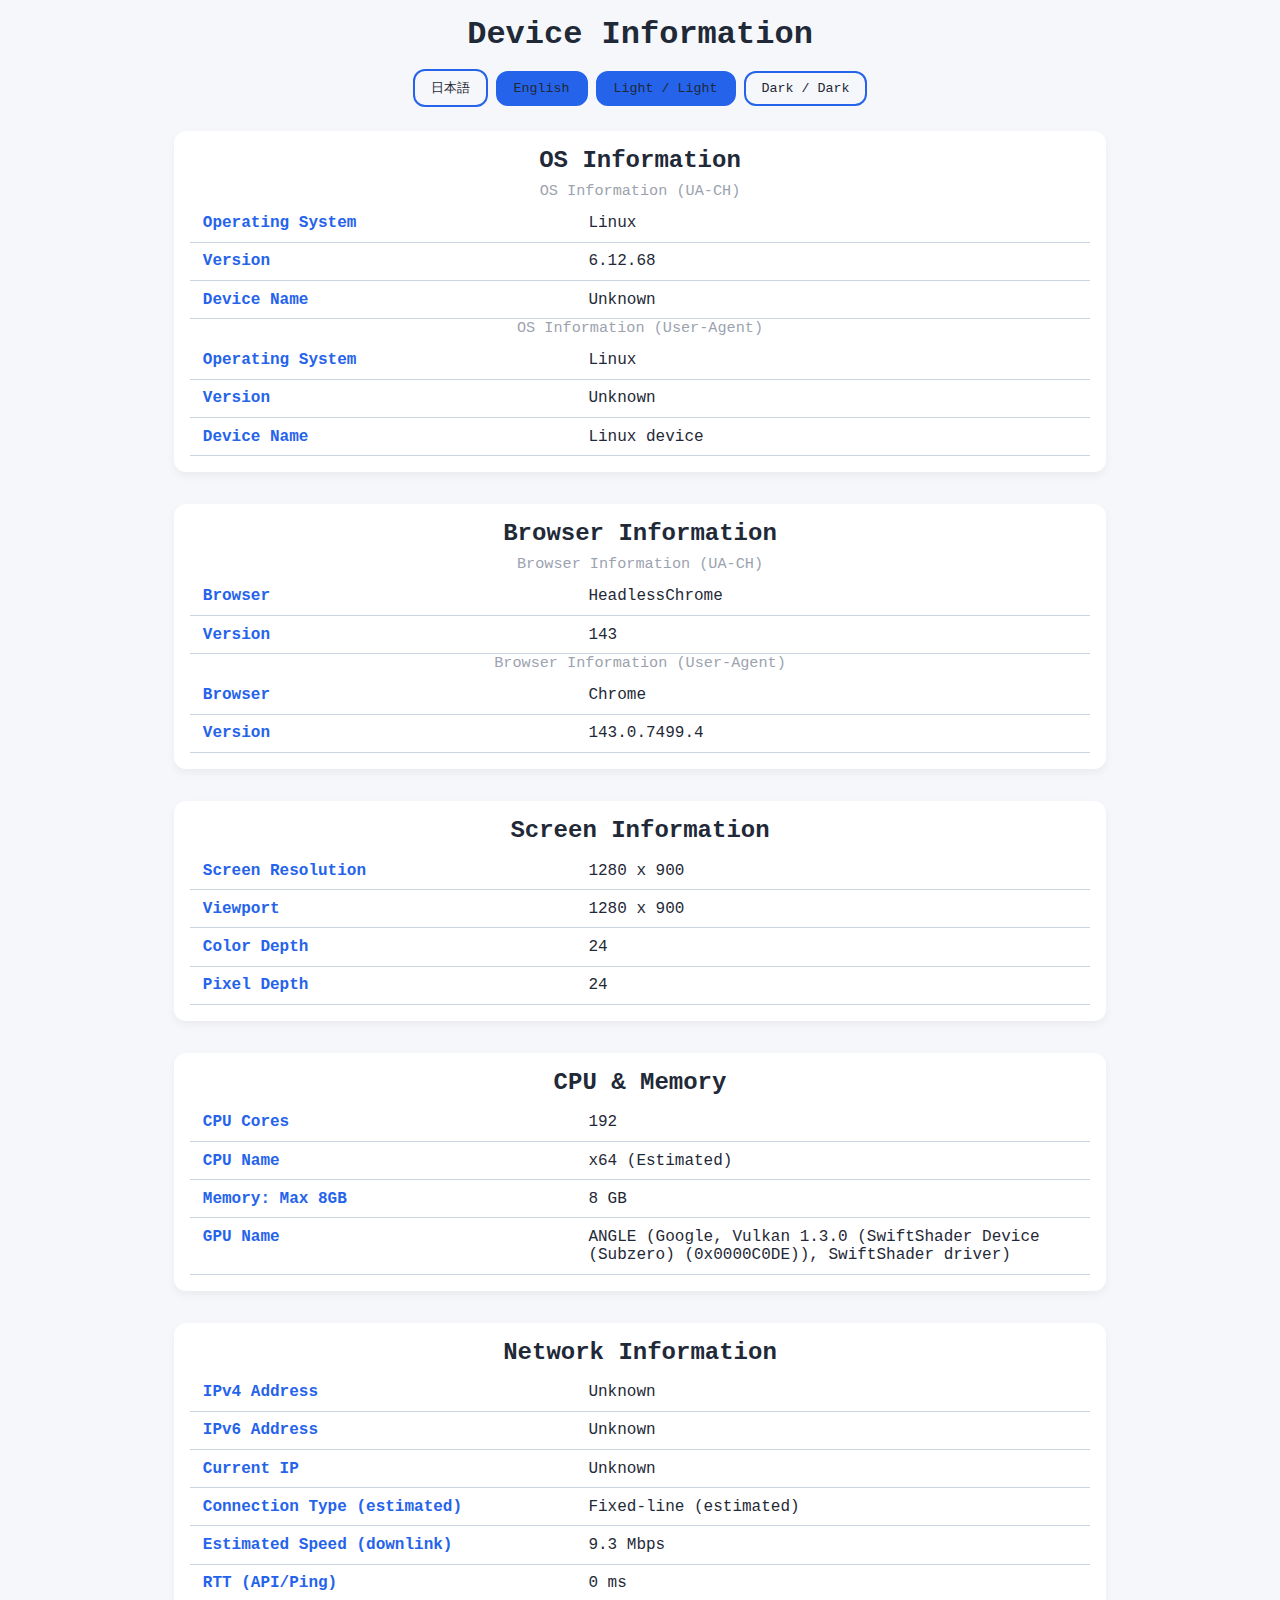
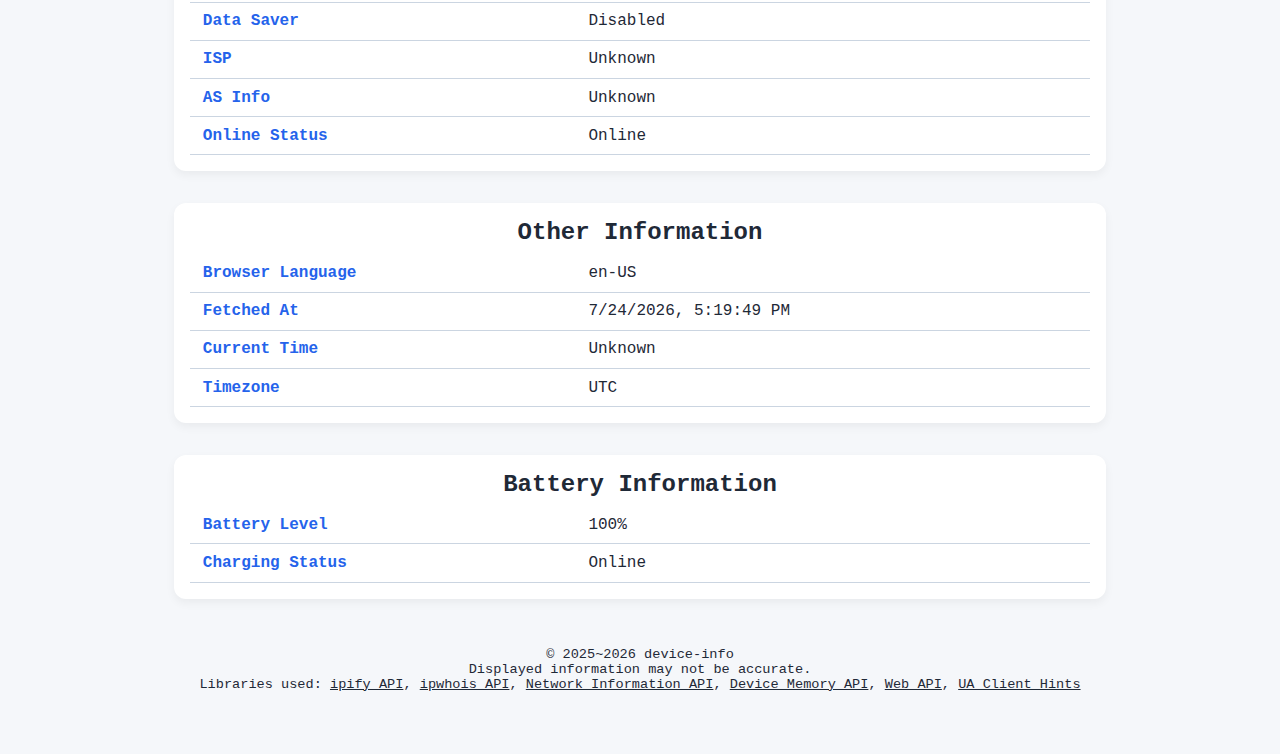
<file: index.html>
<!DOCTYPE html>
<html lang="ja">
<head>
  <meta charset="UTF-8" />
  <meta name="viewport" content="width=device-width, initial-scale=1" />
  <title>Device-info</title>

  <meta name="description" content="Device-info ページ。端末情報をブラウザから取得して表示します。">
  <meta property="og:title" content="Device-info">
  <meta property="og:description" content="Device-info ページ。端末情報をブラウザから取得して表示します。">
  <meta property="og:type" content="website">
  <meta property="og:url" content="https://device-info.hamusata.f5.si">
  <meta property="og:image" content="icon_500_500.webp">
  <meta name="twitter:card" content="summary_large_image">
  <meta name="twitter:title" content="Device-info">
  <meta name="twitter:description" content="Device-info ページ。端末情報をブラウザから取得して表示します。">
  <meta name="twitter:image" content="icon_500_500.webp">

  <link id="favicon" rel="icon" type="image/png" href="icon-dark.png">
  <link id="favicon-light" rel="icon" type="image/png" href="icon-light.png" media="(prefers-color-scheme: light)">

  <link rel="stylesheet" href="style.css">
</head>
<body>
  <h1 id="title">Device-info</h1>

  <div class="controls" role="group" aria-label="Language and Mode Switch">
    <button id="btn-ja" class="active" aria-pressed="true" type="button">日本語</button>
    <button id="btn-en" aria-pressed="false" type="button">English</button>
    <button id="btn-light" aria-pressed="false" type="button">ライト / Light</button>
    <button id="btn-dark" class="active" aria-pressed="true" type="button">ダーク / Dark</button>
  </div>

  <section aria-labelledby="cat-os">
    <h2 id="cat-os"></h2>
    <div class="subhead" id="os-ua-ch-label"></div>
    <table id="table-os-ua-ch"></table>
    <div class="subhead" id="os-ua-label"></div>
    <table id="table-os-ua"></table>
  </section>

  <section aria-labelledby="cat-browser">
    <h2 id="cat-browser"></h2>
    <div class="subhead" id="browser-ua-ch-label"></div>
    <table id="table-browser-ua-ch"></table>
    <div class="subhead" id="browser-ua-label"></div>
    <table id="table-browser-ua"></table>
  </section>

  <section aria-labelledby="cat-screen">
    <h2 id="cat-screen"></h2>
    <table id="table-screen"></table>
  </section>

  <section aria-labelledby="cat-cpu">
    <h2 id="cat-cpu"></h2>
    <table id="table-cpu"></table>
  </section>

  <section aria-labelledby="cat-network">
    <h2 id="cat-network"></h2>
    <table id="table-network"></table>
  </section>

  <section aria-labelledby="cat-other">
    <h2 id="cat-other"></h2>
    <table id="table-other"></table>
  </section>

  <section aria-labelledby="cat-battery">
    <h2 id="cat-battery"></h2>
    <table id="table-battery"></table>
  </section>

  <footer>
    <div id="footer-copyright"></div>
    <div id="footer-warning"></div>
    <div id="footer-library"></div>
  </footer>

  <script src="main.js"></script>
</body>
</html>
</file>
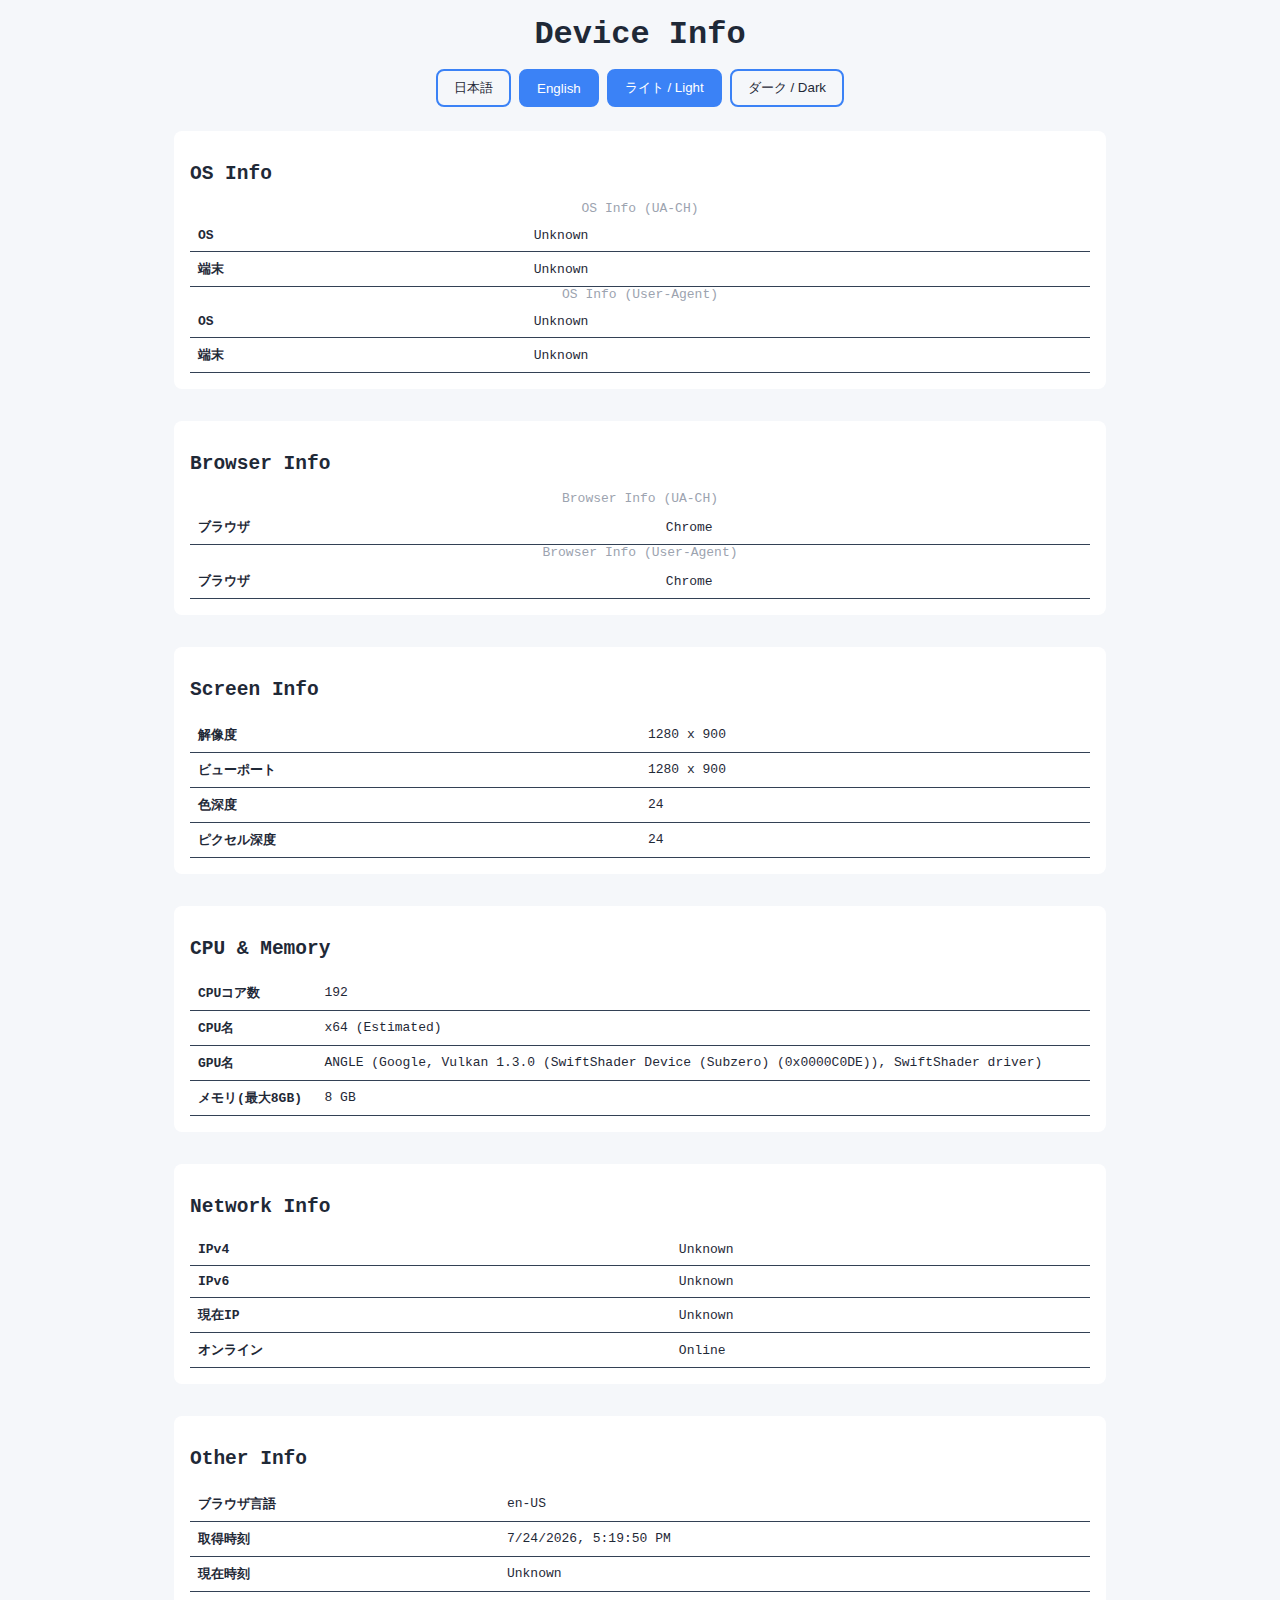
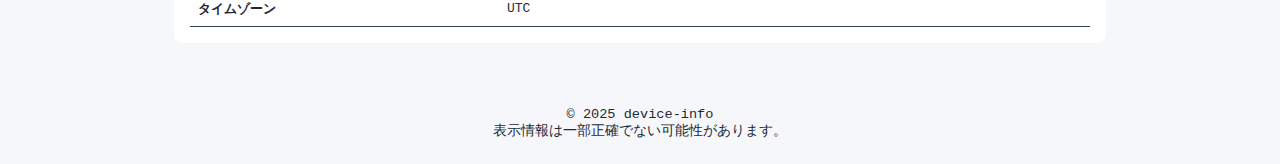
<file: legacy/index.html>
<!DOCTYPE html>
<html lang="ja">
<head>
<meta charset="UTF-8">
<meta name="viewport" content="width=device-width, initial-scale=1">
<title>Device Info - Legacy version</title>
<style>
body {
  margin: 0;
  font-family: monospace;
  background: #0f172a;
  color: #e0e7ff;
  min-height: 100vh;
  display: flex;
  flex-direction: column;
  align-items: center;
  text-align: center;
  padding: 1rem;
}
body.light {
  background: #f5f7fa;
  color: #1f2937;
}
h1 {
  margin: 0 0 1rem;
  font-size: 2rem;
}
.controls {
  display: flex;
  justify-content: center;
  flex-wrap: wrap;
  gap: 0.5rem;
  margin-bottom: 1.5rem;
}
.controls button {
  padding: 0.5rem 1rem;
  border: 2px solid #3b82f6;
  background: transparent;
  color: inherit;
  cursor: pointer;
  border-radius: 8px;
}
.controls button.active {
  background: #3b82f6;
  color: #fff;
}
section {
  width: 100%;
  max-width: 900px;
  margin-bottom: 2rem;
  padding: 1rem;
  background: rgba(255,255,255,0.05);
  border-radius: 8px;
  text-align: left;
  margin-left: auto;
  margin-right: auto;
}
body.light section {
  background: #fff;
}
table {
  width: 100%;
  border-collapse: collapse;
  margin: 0 auto;
}
th, td {
  padding: 0.5rem;
  border-bottom: 1px solid #334155;
  text-align: left;
}
.subhead {
  text-align: center;
  color: #9ca3af;
  margin-bottom: 0.3em;
}
footer {
  font-size: 0.85rem;
  text-align: center;
  margin-top: 2rem;
}
</style>
</head>
<body>
<h1 id="title">Device Info - Legacy version  (some display content may differ)</h1>

<div class="controls">
  <button id="btn-ja" class="active">日本語</button>
  <button id="btn-en">English</button>
  <button id="btn-light">ライト / Light</button>
  <button id="btn-dark" class="active">ダーク / Dark</button>
</div>

<section><h2 id="cat-os"></h2>
<div class="subhead" id="os-ua-ch-label"></div>
<table id="table-os-ua-ch"></table>
<div class="subhead" id="os-ua-label"></div>
<table id="table-os-ua"></table>
</section>

<section><h2 id="cat-browser"></h2>
<div class="subhead" id="browser-ua-ch-label"></div>
<table id="table-browser-ua-ch"></table>
<div class="subhead" id="browser-ua-label"></div>
<table id="table-browser-ua"></table>
</section>

<section><h2 id="cat-screen"></h2>
<table id="table-screen"></table>
</section>

<section><h2 id="cat-cpu"></h2>
<table id="table-cpu"></table>
</section>

<section><h2 id="cat-network"></h2>
<table id="table-network"></table>
</section>

<section><h2 id="cat-other"></h2>
<table id="table-other"></table>
</section>

<footer>
<div id="footer-copyright">© 2025 device-info</div>
<div id="footer-warning">表示情報は一部正確でない可能性があります。</div>
</footer>

<script>
(function(){
  var dict={
    ja:{title:"デバイス情報",os_ch:"OS情報（UA-CH）",os_ua:"OS情報（User-Agent）",browser_ch:"ブラウザ情報（UA-CH）",browser_ua:"ブラウザ情報（User-Agent）",category:{os:"OS情報",browser:"ブラウザ情報",screen:"画面情報",cpu:"CPU・メモリ",network:"ネットワーク情報",other:"その他情報"},unknown:"不明",online_yes:"オンライン",online_no:"オフライン",light:"ライト",dark:"ダーク"},
    en:{title:"Device Info",os_ch:"OS Info (UA-CH)",os_ua:"OS Info (User-Agent)",browser_ch:"Browser Info (UA-CH)",browser_ua:"Browser Info (User-Agent)",category:{os:"OS Info",browser:"Browser Info",screen:"Screen Info",cpu:"CPU & Memory",network:"Network Info",other:"Other Info"},unknown:"Unknown",online_yes:"Online",online_no:"Offline",light:"Light",dark:"Dark"}
  };

  var titleEl=document.getElementById('title');
  var btnJa=document.getElementById('btn-ja');
  var btnEn=document.getElementById('btn-en');
  var btnLight=document.getElementById('btn-light');
  var btnDark=document.getElementById('btn-dark');

  var tables={
    os_ua_ch:document.getElementById('table-os-ua-ch'),
    os_ua:document.getElementById('table-os-ua'),
    browser_ua_ch:document.getElementById('table-browser-ua-ch'),
    browser_ua:document.getElementById('table-browser-ua'),
    screen:document.getElementById('table-screen'),
    cpu:document.getElementById('table-cpu'),
    network:document.getElementById('table-network'),
    other:document.getElementById('table-other')
  };
  var osUaChLabel=document.getElementById('os-ua-ch-label');
  var osUaLabel=document.getElementById('os-ua-label');
  var browserUaChLabel=document.getElementById('browser-ua-ch-label');
  var browserUaLabel=document.getElementById('browser-ua-label');
  var sectionTitles={
    os:document.getElementById('cat-os'),
    browser:document.getElementById('cat-browser'),
    screen:document.getElementById('cat-screen'),
    cpu:document.getElementById('cat-cpu'),
    network:document.getElementById('cat-network'),
    other:document.getElementById('cat-other')
  };

  var currentLang=localStorage.getItem("lang")||"ja";
  var darkMode=localStorage.getItem("mode")==="dark";

  function createRow(label,value){var row=document.createElement('tr');row.innerHTML="<th>"+label+"</th><td>"+(value||dict[currentLang].unknown)+"</td>";return row;}

  function getCpuName(){var ua=navigator.userAgent.toLowerCase();if(/arm|aarch64/.test(ua))return currentLang==="ja"?"ARM (推定)":"ARM (Estimated)";if(/x86_64|win64|amd64/.test(ua))return currentLang==="ja"?"x64 (推定)":"x64 (Estimated)";if(/i686|i386|x86/.test(ua))return currentLang==="ja"?"x86 (推定)":"x86 (Estimated)";return dict[currentLang].unknown;}

  function getGPU(){var canvas=document.createElement('canvas');var gl=canvas.getContext('webgl')||canvas.getContext('experimental-webgl');if(!gl)return dict[currentLang].unknown;var ext=gl.getExtension('WEBGL_debug_renderer_info');if(ext)return gl.getParameter(ext.UNMASKED_RENDERER_WEBGL)||dict[currentLang].unknown;return dict[currentLang].unknown;}

  function getOsBrowser(){var ua=navigator.userAgent.toLowerCase();var os=dict[currentLang].unknown,device=dict[currentLang].unknown,browser=dict[currentLang].unknown;if(ua.indexOf("windows")!==-1){os="Windows";device="PC";}else if(ua.indexOf("mac")!==-1){os="macOS";device="Mac";}else if(ua.indexOf("android")!==-1){os="Android";device="Android";}else if(ua.indexOf("iphone")!==-1||ua.indexOf("ipad")!==-1){os="iOS";device="iPhone/iPad";}if(ua.indexOf("chrome")!==-1){browser="Chrome";}else if(ua.indexOf("safari")!==-1){browser="Safari";}else if(ua.indexOf("firefox")!==-1){browser="Firefox";}else if(ua.indexOf("msie")!==-1||ua.indexOf("trident")!==-1){browser="IE";}return {os:os,device:device,browser:browser};}

  function fetchIP(callback){
    var ips={ipv4:dict[currentLang].unknown,ipv6:dict[currentLang].unknown,currentIP:dict[currentLang].unknown};
    var done=0;
    function check(){done++;if(done>=3)callback(ips);}
    var xhr=new XMLHttpRequest();xhr.open("GET","https://api.ipify.org?format=json");xhr.onreadystatechange=function(){if(xhr.readyState===4){try{ips.ipv4=JSON.parse(xhr.responseText).ip||ips.ipv4;}catch(e){};check();}};xhr.send();
    var xhr2=new XMLHttpRequest();xhr2.open("GET","https://api6.ipify.org/?format=json");xhr2.onreadystatechange=function(){if(xhr2.readyState===4){try{ips.ipv6=JSON.parse(xhr2.responseText).ip||ips.ipv6;}catch(e){};check();}};xhr2.send();
    var xhr3=new XMLHttpRequest();xhr3.open("GET","https://api64.ipify.org?format=json");xhr3.onreadystatechange=function(){if(xhr3.readyState===4){try{ips.currentIP=JSON.parse(xhr3.responseText).ip||ips.currentIP;}catch(e){};check();}};xhr3.send();
  }

  function updateInfo(){
    var lang=dict[currentLang];
    for(var t in tables){tables[t].innerHTML="";}
    var info=getOsBrowser();
    osUaChLabel.innerHTML=lang.os_ch;
    osUaLabel.innerHTML=lang.os_ua;
    browserUaChLabel.innerHTML=lang.browser_ch;
    browserUaLabel.innerHTML=lang.browser_ua;

    tables.os_ua_ch.appendChild(createRow("OS",info.os));
    tables.os_ua_ch.appendChild(createRow("端末",info.device));
    tables.os_ua.appendChild(createRow("OS",info.os));
    tables.os_ua.appendChild(createRow("端末",info.device));

    tables.browser_ua_ch.appendChild(createRow("ブラウザ",info.browser));
    tables.browser_ua.appendChild(createRow("ブラウザ",info.browser));

    tables.screen.appendChild(createRow("解像度",screen.width+" x "+screen.height));
    tables.screen.appendChild(createRow("ビューポート",window.innerWidth+" x "+window.innerHeight));
    tables.screen.appendChild(createRow("色深度",screen.colorDepth));
    tables.screen.appendChild(createRow("ピクセル深度",screen.pixelDepth));

    tables.cpu.appendChild(createRow("CPUコア数",navigator.hardwareConcurrency||lang.unknown));
    tables.cpu.appendChild(createRow("CPU名",getCpuName()));
    tables.cpu.appendChild(createRow("GPU名",getGPU()));
    tables.cpu.appendChild(createRow("メモリ(最大8GB)",navigator.deviceMemory?navigator.deviceMemory+" GB":lang.unknown));

    fetchIP(function(ips){
      tables.network.appendChild(createRow("IPv4",ips.ipv4));
      tables.network.appendChild(createRow("IPv6",ips.ipv6));
      tables.network.appendChild(createRow("現在IP",ips.currentIP));
      tables.network.appendChild(createRow("オンライン",navigator.onLine?lang.online_yes:lang.online_no));
    });

    tables.other.appendChild(createRow("ブラウザ言語",navigator.language||lang.unknown));
    tables.other.appendChild(createRow("取得時刻",new Date().toLocaleString()));
    tables.other.appendChild(createRow("現在時刻",""));
    tables.other.appendChild(createRow("タイムゾーン",Intl.DateTimeFormat().resolvedOptions().timeZone||lang.unknown));
  }

  function updateCurrentTime(){
    var rows=tables.other.getElementsByTagName("tr");
    var now=new Date().toLocaleString();
    for(var i=0;i<rows.length;i++){
      if(rows[i].getElementsByTagName("th")[0].textContent==="現在時刻"){rows[i].getElementsByTagName("td")[0].textContent=now;break;}
    }
  }

  function setLang(lang){
    currentLang=lang;
    localStorage.setItem("lang",lang);
    titleEl.textContent=dict[lang].title;
    for(var k in dict[lang].category){
      if(sectionTitles[k])sectionTitles[k].textContent=dict[lang].category[k];
    }
    btnJa.className=(lang==="ja")?"active":"";
    btnEn.className=(lang==="en")?"active":"";
    updateInfo();
  }

  function setMode(isDark){
    darkMode=isDark;
    localStorage.setItem("mode",isDark?"dark":"light");
    document.body.className=isDark?"":"light";
    btnLight.className=isDark?"":"active";
    btnDark.className=isDark?"active":"";
  }

  btnJa.onclick=function(){setLang("ja");};
  btnEn.onclick=function(){setLang("en");};
  btnLight.onclick=function(){setMode(false);};
  btnDark.onclick=function(){setMode(true);};

  setMode(darkMode);
  setLang(currentLang);
  setInterval(updateCurrentTime,1000);

})();
</script>
</body>
</html>
</file>
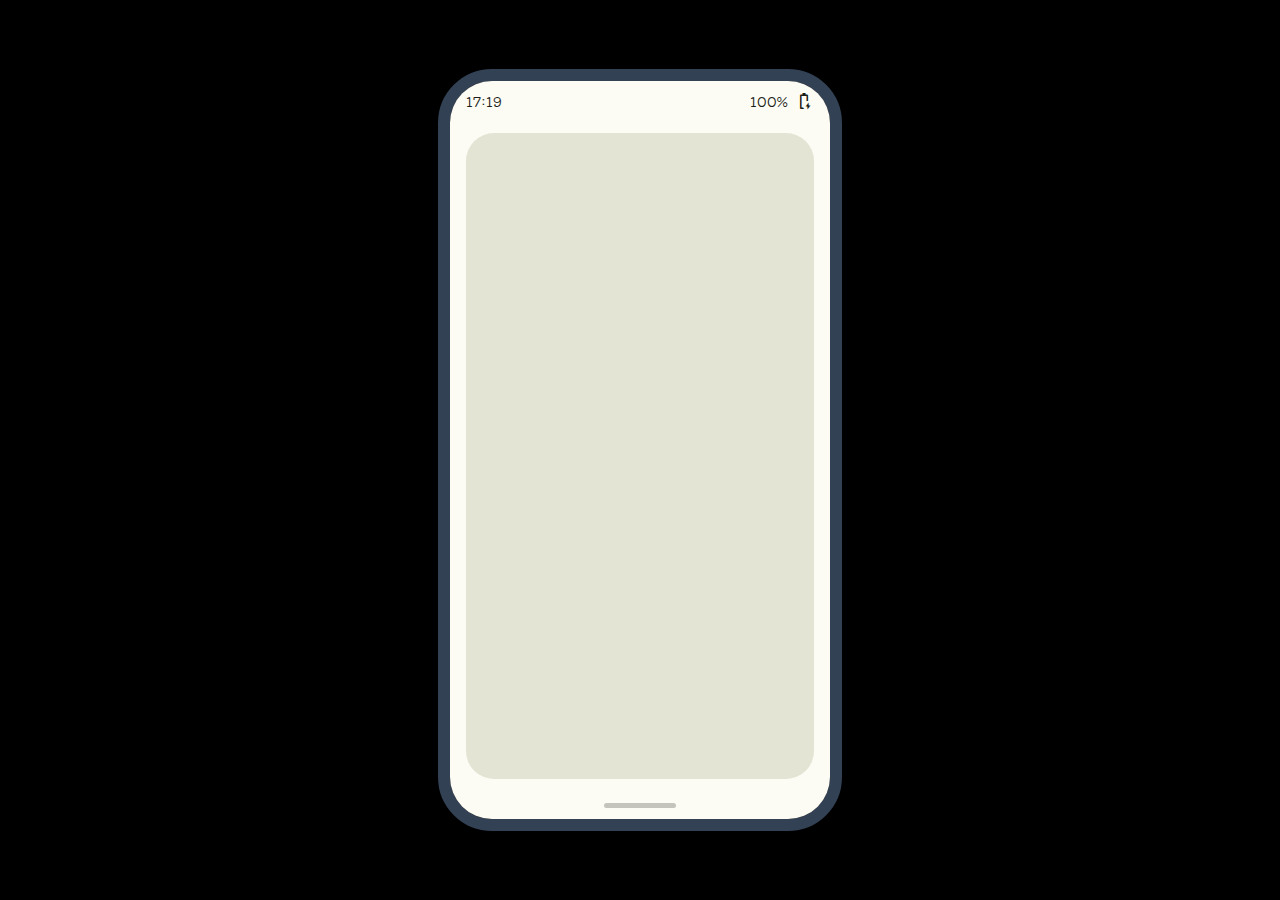
<file: app.html>
<!DOCTYPE html>
<html lang="ja">
<head>
<meta charset="UTF-8">
<meta name="viewport" content="width=device-width, initial-scale=1.0, user-scalable=yes">
<title>app 風</title>

<link href="https://fonts.googleapis.com/css2?family=Kiwi+Maru:wght@400;500&family=Material+Symbols+Outlined&display=swap" rel="stylesheet">

<style>
:root {
    --outer-bg: #000;
    --frame-color: #334155;

    --l-sys-bg: #FDFCF4;
    --l-sys-on-bg: #1B1C17;
    --l-sys-surface: #E3E4D3;
    --l-sys-primary: #4C662B;
    --l-sys-on-primary: #FFF;
    --l-sys-sec-cont: #D7E8B7;
    --l-sys-on-sec-cont: #121F00;
}

.dark {
    --sys-bg: #1B1C17;
    --sys-on-bg: #E3E4D3;
    --sys-surface: #2F3126;
    --sys-primary: #B1D18A;
    --sys-sec-cont: #3E4A2B;
    --sys-on-sec-cont: #D7E8B7;
}

.light {
    --sys-bg: var(--l-sys-bg);
    --sys-on-bg: var(--l-sys-on-bg);
    --sys-surface: var(--l-sys-surface);
    --sys-primary: var(--l-sys-primary);
    --sys-sec-cont: var(--l-sys-sec-cont);
    --sys-on-sec-cont: var(--l-sys-on-sec-cont);
}

body {
    margin: 0;
    min-height: 100vh;
    display: flex;
    justify-content: center;
    align-items: center;
    font-family: 'Kiwi Maru', sans-serif;
    background: var(--outer-bg);
}

.phone-case {
    width: 92%;
    max-width: 380px;
    height: 82vh;
    background: #222;
    border: 12px solid var(--frame-color);
    border-radius: 54px;
    box-shadow: 0 40px 80px rgba(0,0,0,0.7);
    overflow: hidden;
}

.container {
    height: 100%;
    display: flex;
    flex-direction: column;
    background: var(--sys-bg);
    color: var(--sys-on-bg);
    padding: 0 16px;
    transition: 0.4s;
}

.status-bar {
    height: 40px;
    display: flex;
    justify-content: space-between;
    align-items: center;
    font-size: 14px;
}

.display-container {
    flex: 1;
    margin: 12px 0;
    background: var(--sys-surface);
    border-radius: 28px;
    overflow: hidden;
    position: relative;
}

.display-container iframe {
    width: 100%;
    height: 100%;
    border: 0;
}

.nav-bar {
    height: 28px;
    display: flex;
    justify-content: center;
    align-items: center;
}

.nav-line {
    width: 72px;
    height: 5px;
    background: var(--sys-on-bg);
    opacity: 0.25;
    border-radius: 10px;
    cursor: pointer;
}
</style>
</head>
<body>

<div class="phone-case">
    <div class="container">

        <div class="status-bar">
            <div id="st-time">00:00</div>
            <div style="display:flex; gap:6px; align-items:center;">
                <span id="bat-lv">--%</span>
                <span id="bat-ico" class="material-symbols-outlined" style="font-size:20px;">battery_unknown</span>
            </div>
        </div>

        <div class="display-container">
            <iframe id="contentFrame" src="https://hamusata8683.static.jp/"></iframe>
        </div>

        <div class="nav-bar">
            <div class="nav-line" onclick="location.reload();"></div>
        </div>

    </div>
</div>

<script>

function getInitialTheme() {
    var saved = localStorage.getItem('p10-mode');
    if (saved) return saved;
    return window.matchMedia('(prefers-color-scheme: light)').matches ? 'light' : 'dark';
}

var theme = getInitialTheme();
document.documentElement.className = theme;


function applyThemeToIframe(t) {
    var iframe = document.getElementById('contentFrame');
    if (iframe && iframe.contentDocument) {
        iframe.contentDocument.body.className = t;
    }
}


function tick() {
    var now = new Date();
    var h = now.getHours();
    var m = now.getMinutes();
    if (h < 10) h = '0'+h;
    if (m < 10) m = '0'+m;
    document.getElementById('st-time').innerHTML = h + ':' + m;
}


function initBattery() {
    if (navigator.getBattery) {
        navigator.getBattery().then(function(battery){
            function update() {
                var lv = Math.round(battery.level*100);
                document.getElementById('bat-lv').innerHTML = lv + '%';
                document.getElementById('bat-ico').innerHTML =
                    battery.charging ? 'battery_charging_full' : 'battery_full';
            }
            update();
            battery.onlevelchange = update;
            battery.onchargingchange = update;
        });
    }
}


function toggleTheme() {
    theme = theme === 'dark' ? 'light' : 'dark';
    document.documentElement.className = theme;
    applyThemeToIframe(theme);
    localStorage.setItem('p10-mode', theme);
}


window.onload = function () {
    tick();
    setInterval(tick, 1000);
    initBattery();
    applyThemeToIframe(theme);

    var iframe = document.getElementById('contentFrame');
    if (iframe && iframe.contentDocument) {
        iframe.onload = function() {
            iframe.contentDocument.body.className = theme;
            iframe.contentDocument.addEventListener('scroll', function(){
                var scrollTop = iframe.contentDocument.documentElement.scrollTop || iframe.contentDocument.body.scrollTop;
                if (scrollTop > 50) {
                    document.documentElement.className = 'dark';
                    applyThemeToIframe('dark');
                } else {
                    document.documentElement.className = 'light';
                    applyThemeToIframe('light');
                }
            });
        };
    }
};
</script>

</body>
</html>
</file>
<file: style.css>
:root {
    --bg-dark: #0f172a;
    --bg-light: #f5f7fa;
    --text-dark: #e0e7ff;
    --text-light: #1f2937;
    --accent-dark: #3b82f6;
    --accent-light: #2563eb;
    --border-dark: #334155;
    --border-light: #cbd5e1;
    --font-mono: 'Fira Code', monospace;
    --radius: 12px;
    --transition: 0.3s;
}

body {
    margin: 0;
    font-family: var(--font-mono);
    background-color: var(--bg-dark);
    color: var(--text-dark);
    min-height: 100vh;
    display: flex;
    flex-direction: column;
    align-items: center;
    padding: 1rem;
    text-align: center;
    transition: background var(--transition), color var(--transition);
}

body.light {
    background-color: var(--bg-light);
    color: var(--text-light);
}

h1 {
    margin: 0 0 1rem;
    font-size: 2rem;
    user-select: none;
}

.controls {
    display: flex;
    justify-content: center;
    align-items: center;
    gap: 0.5rem;
    margin-bottom: 1.5rem;
    flex-wrap: wrap;
    width: 100%;
    max-width: 800px;
}

.controls button {
    font-family: var(--font-mono);
    padding: 0.5rem 1rem;
    border: 2px solid var(--accent-dark);
    background: transparent;
    color: var(--text-dark);
    cursor: pointer;
    border-radius: var(--radius);
    transition: var(--transition);
    user-select: none;
}

body.light .controls button {
    border-color: var(--accent-light);
    color: var(--text-light);
}

.controls button.active {
    background: var(--accent-dark);
    color: #fff;
}

body.light .controls button.active {
    background: var(--accent-light);
}

section {
    width: 100%;
    max-width: 900px;
    margin-bottom: 2rem;
    border-radius: var(--radius);
    background: rgba(255, 255, 255, 0.05);
    padding: 1rem;
    overflow-x: auto;
    transition: background var(--transition);
    text-align: left;
}

body.light section {
    background: #fff;
    box-shadow: 0 4px 10px rgba(0, 0, 0, 0.05);
}

section h2 {
    margin: 0 0 0.5rem 0;
    font-weight: 700;
    user-select: none;
    text-align: center;
}

table {
    width: 100%;
    border-collapse: collapse;
    table-layout: fixed;
    min-width: 300px;
    margin: 0 auto;
}

th,
td {
    padding: 0.6rem 0.8rem;
    border-bottom: 1px solid var(--border-dark);
    text-align: left;
    word-break: break-word;
    vertical-align: top;
    transition: border-color var(--transition);
}

body.light th,
body.light td {
    border-color: var(--border-light);
}

th {
    font-weight: 600;
    width: 40%;
    color: var(--accent-dark);
    user-select: none;
}

body.light th {
    color: var(--accent-light);
}

.subhead {
    font-size: 0.95em;
    color: #9ca3af;
    margin-bottom: 0.3em;
    user-select: none;
    text-align: center;
}

footer {
    font-size: 0.85rem;
    text-align: center;
    margin-top: auto;
    padding-top: 1rem;
    color: var(--text-dark);
    transition: color var(--transition);
    user-select: none;
}

body.light footer {
    color: var(--text-light);
}

footer a {
    color: inherit;
    text-decoration: underline;
}

footer a:hover {
    text-decoration: none;
}

@keyframes fadeIn {
    from {
        opacity: 0;
        transform: translateY(10px);
    }
    to {
        opacity: 1;
        transform: translateY(0);
    }
}

tr {
    animation: fadeIn 0.4s ease-in-out;
}

@media (max-width: 768px) {
    section {
        padding: 0.8rem;
    }
    th,
    td {
        padding: 0.5rem 0.6rem;
    }
    h1 {
        font-size: 1.8rem;
    }
    .controls button {
        font-size: 0.9rem;
        padding: 0.4rem 0.8rem;
    }
}

@media (max-width: 480px) {
    h1 {
        font-size: 1.6rem;
    }
    .controls button {
        font-size: 0.85rem;
        padding: 0.35rem 0.7rem;
    }
    th,
    td {
        padding: 0.4rem 0.6rem;
    }
    section {
        padding: 0.6rem;
    }
}
</file>
